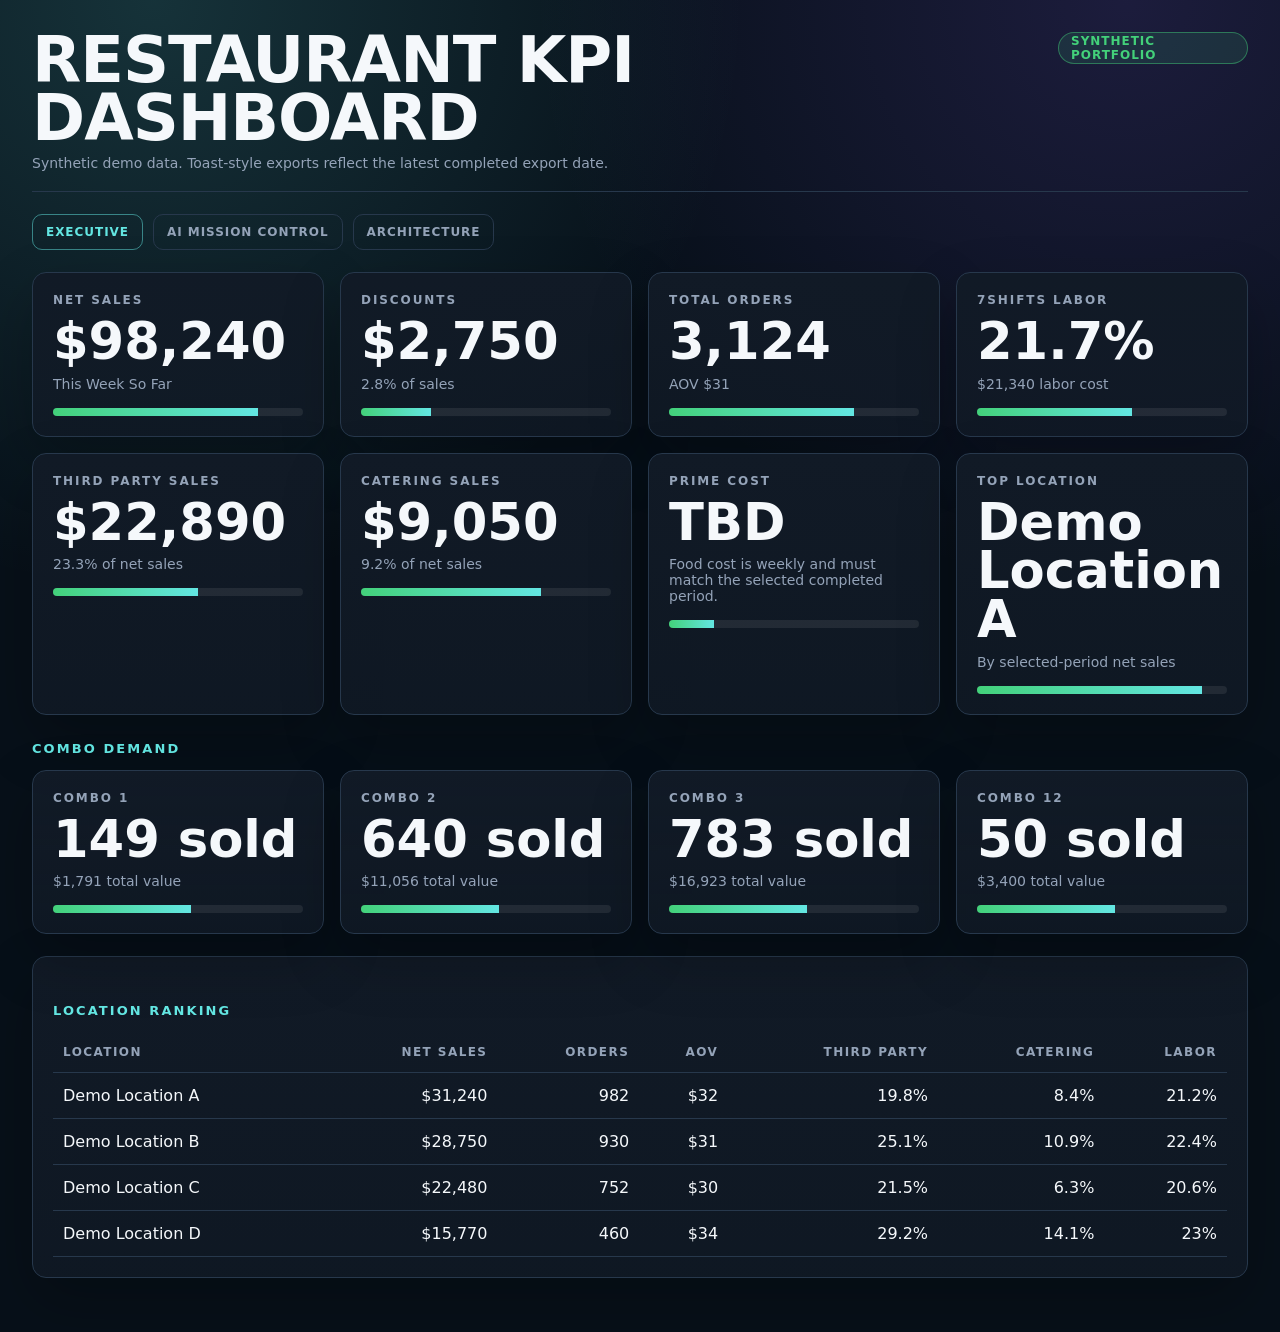
<file: index.html>
<!doctype html>
<html lang="en">
  <head>
    <meta charset="utf-8" />
    <meta name="viewport" content="width=device-width, initial-scale=1" />
    <title>Restaurant KPI Dashboard | Portfolio Demo</title>
    <link rel="stylesheet" href="/assets/styles.css" />
  </head>
  <body>
    <main id="app" class="shell"></main>
    <script src="/assets/app.js"></script>
  </body>
</html>
</file>
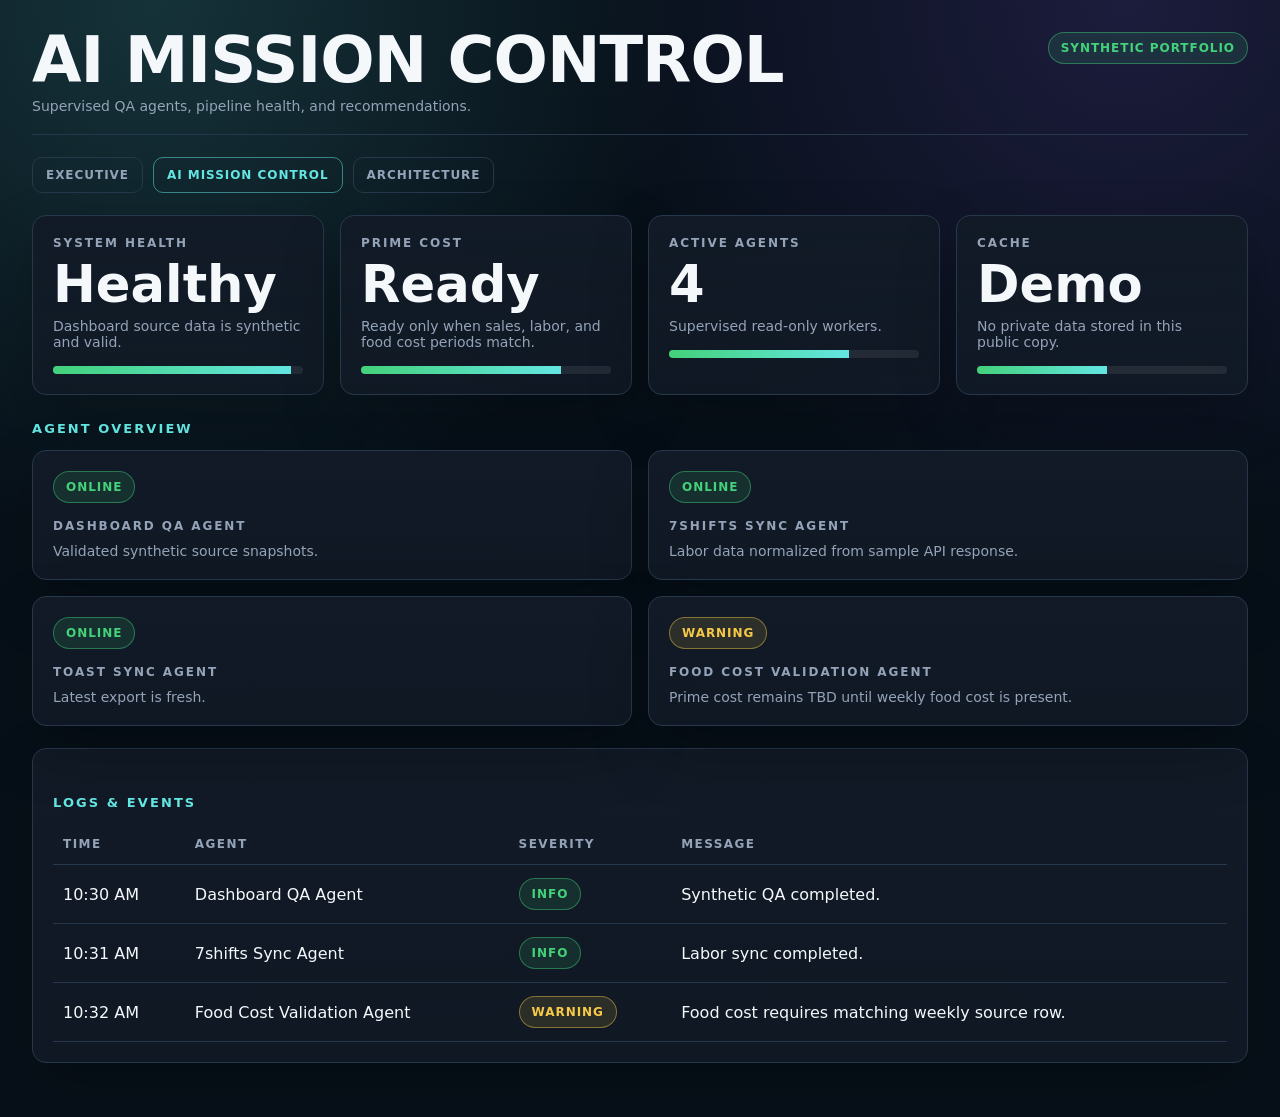
<file: ai-ops.html>
<!doctype html>
<html lang="en">
  <head>
    <meta charset="utf-8" />
    <meta name="viewport" content="width=device-width, initial-scale=1" />
    <title>AI Mission Control | Portfolio Demo</title>
    <link rel="stylesheet" href="/assets/styles.css" />
  </head>
  <body>
    <main id="app" class="shell"></main>
    <script src="/assets/app.js"></script>
  </body>
</html>
</file>
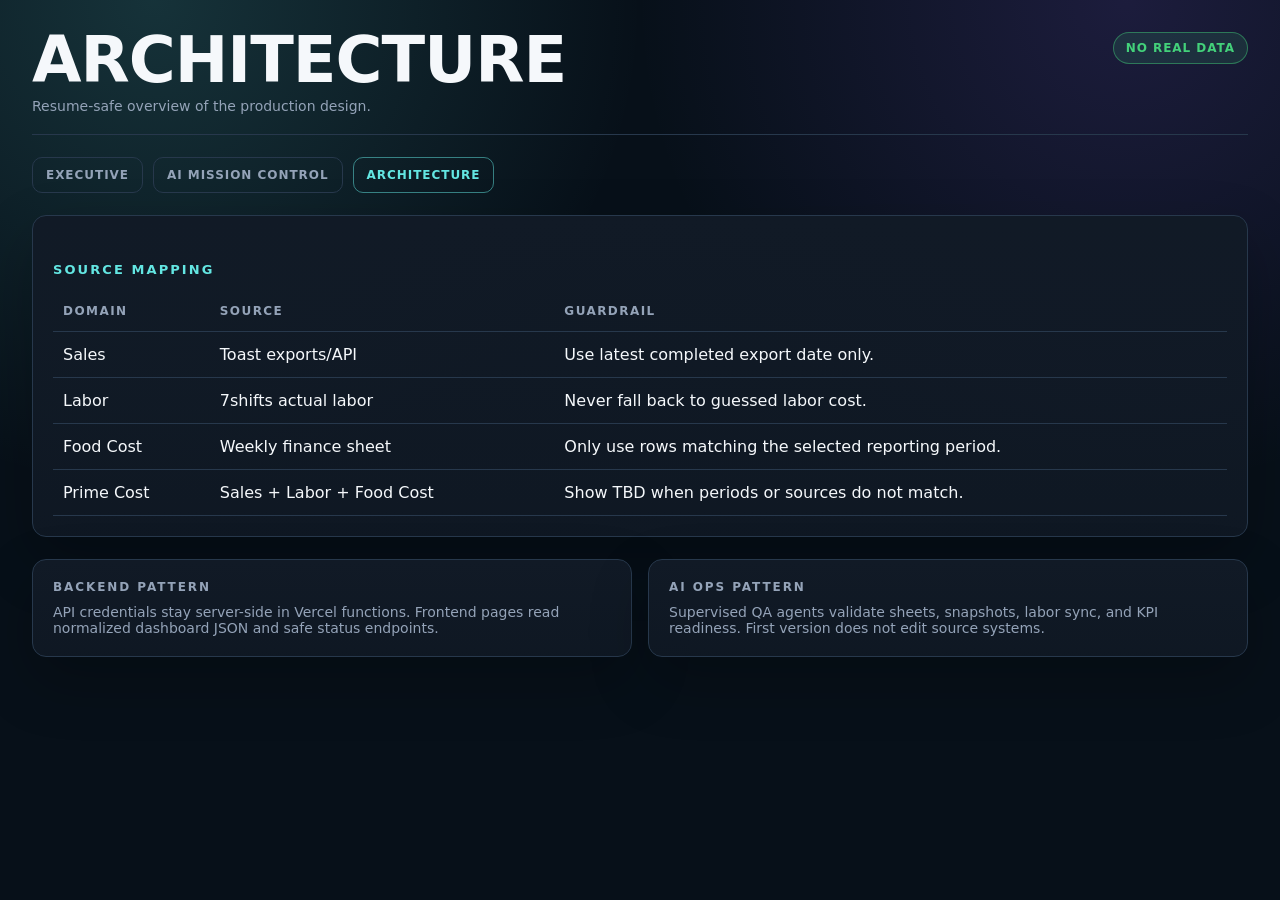
<file: docs/architecture.html>
<!doctype html>
<html lang="en">
  <head>
    <meta charset="utf-8" />
    <meta name="viewport" content="width=device-width, initial-scale=1" />
    <title>Architecture | Portfolio Demo</title>
    <link rel="stylesheet" href="/assets/styles.css" />
  </head>
  <body>
    <main class="shell">
      <header class="topbar">
        <div>
          <h1>Architecture</h1>
          <p class="subtitle">Resume-safe overview of the production design.</p>
        </div>
        <span class="badge good">No Real Data</span>
      </header>
      <nav class="nav">
        <a href="/">Executive</a>
        <a href="/ai-ops.html">AI Mission Control</a>
        <a class="active" href="/docs/architecture.html">Architecture</a>
      </nav>
      <section class="table-card">
        <h2>Source Mapping</h2>
        <table>
          <thead><tr><th>Domain</th><th>Source</th><th>Guardrail</th></tr></thead>
          <tbody>
            <tr><td>Sales</td><td>Toast exports/API</td><td>Use latest completed export date only.</td></tr>
            <tr><td>Labor</td><td>7shifts actual labor</td><td>Never fall back to guessed labor cost.</td></tr>
            <tr><td>Food Cost</td><td>Weekly finance sheet</td><td>Only use rows matching the selected reporting period.</td></tr>
            <tr><td>Prime Cost</td><td>Sales + Labor + Food Cost</td><td>Show TBD when periods or sources do not match.</td></tr>
          </tbody>
        </table>
      </section>
      <section class="grid two">
        <div class="card">
          <div class="label">Backend Pattern</div>
          <div class="note">API credentials stay server-side in Vercel functions. Frontend pages read normalized dashboard JSON and safe status endpoints.</div>
        </div>
        <div class="card">
          <div class="label">AI Ops Pattern</div>
          <div class="note">Supervised QA agents validate sheets, snapshots, labor sync, and KPI readiness. First version does not edit source systems.</div>
        </div>
      </section>
    </main>
  </body>
</html>
</file>
<file: assets/styles.css>
:root {
  color-scheme: dark;
  --bg: #071019;
  --panel: #111a26;
  --panel-2: #172231;
  --line: #27384c;
  --text: #f5f8fb;
  --muted: #94a3b8;
  --cyan: #63e6e2;
  --green: #43d17a;
  --yellow: #f7c948;
  --red: #ef4444;
}

* { box-sizing: border-box; }
body {
  margin: 0;
  min-height: 100vh;
  background:
    radial-gradient(circle at 12% 0%, rgba(99, 230, 226, 0.16), transparent 34%),
    radial-gradient(circle at 88% 0%, rgba(139, 92, 246, 0.16), transparent 34%),
    var(--bg);
  color: var(--text);
  font-family: Inter, ui-sans-serif, system-ui, -apple-system, BlinkMacSystemFont, "Segoe UI", sans-serif;
}

.shell { width: min(1360px, 100%); margin: 0 auto; padding: 32px; }
.topbar, .nav, .grid, .table-card { margin-bottom: 22px; }
.topbar { display: flex; justify-content: space-between; align-items: flex-start; gap: 20px; border-bottom: 1px solid var(--line); padding-bottom: 20px; }
h1 { margin: 0; font-size: clamp(36px, 5vw, 72px); line-height: 0.9; letter-spacing: -1px; text-transform: uppercase; }
.subtitle { margin: 8px 0 0; color: var(--muted); font-size: 14px; }
.badge { display: inline-flex; align-items: center; min-height: 32px; padding: 0 12px; border: 1px solid var(--line); border-radius: 999px; color: var(--muted); font-size: 12px; font-weight: 800; text-transform: uppercase; letter-spacing: .08em; }
.badge.good { color: var(--green); border-color: rgba(67, 209, 122, .45); background: rgba(67, 209, 122, .12); }
.badge.warn { color: var(--yellow); border-color: rgba(247, 201, 72, .45); background: rgba(247, 201, 72, .12); }
.nav { display: flex; flex-wrap: wrap; gap: 10px; }
.nav a { color: var(--muted); text-decoration: none; border: 1px solid var(--line); border-radius: 10px; padding: 10px 13px; font-weight: 800; text-transform: uppercase; letter-spacing: .08em; font-size: 12px; }
.nav a.active { color: var(--cyan); border-color: rgba(99, 230, 226, .5); }
.grid { display: grid; grid-template-columns: repeat(4, minmax(0, 1fr)); gap: 16px; }
.grid.two { grid-template-columns: repeat(2, minmax(0, 1fr)); }
.card, .table-card { border: 1px solid var(--line); background: linear-gradient(180deg, var(--panel), rgba(17, 26, 38, .78)); border-radius: 14px; padding: 20px; box-shadow: 0 24px 60px rgba(0,0,0,.24); }
.label { color: var(--muted); font-size: 12px; font-weight: 900; text-transform: uppercase; letter-spacing: .16em; }
.value { margin-top: 10px; font-size: clamp(34px, 4vw, 58px); line-height: .95; font-weight: 900; }
.note { margin-top: 10px; color: var(--muted); font-size: 14px; }
.bar { height: 8px; background: rgba(255,255,255,.08); border-radius: 999px; overflow: hidden; margin-top: 16px; }
.bar span { display: block; height: 100%; background: linear-gradient(90deg, var(--green), var(--cyan)); }
h2 { margin: 26px 0 14px; color: var(--cyan); text-transform: uppercase; letter-spacing: .16em; font-size: 13px; }
table { width: 100%; border-collapse: collapse; }
th, td { padding: 13px 10px; border-bottom: 1px solid var(--line); text-align: left; }
th { color: var(--muted); font-size: 12px; text-transform: uppercase; letter-spacing: .12em; }
.right { text-align: right; }
.mono { font-family: ui-monospace, SFMono-Regular, Menlo, Consolas, monospace; }
@media (max-width: 900px) {
  .shell { padding: 20px; }
  .topbar { display: block; }
  .grid, .grid.two { grid-template-columns: 1fr; }
}
</file>
